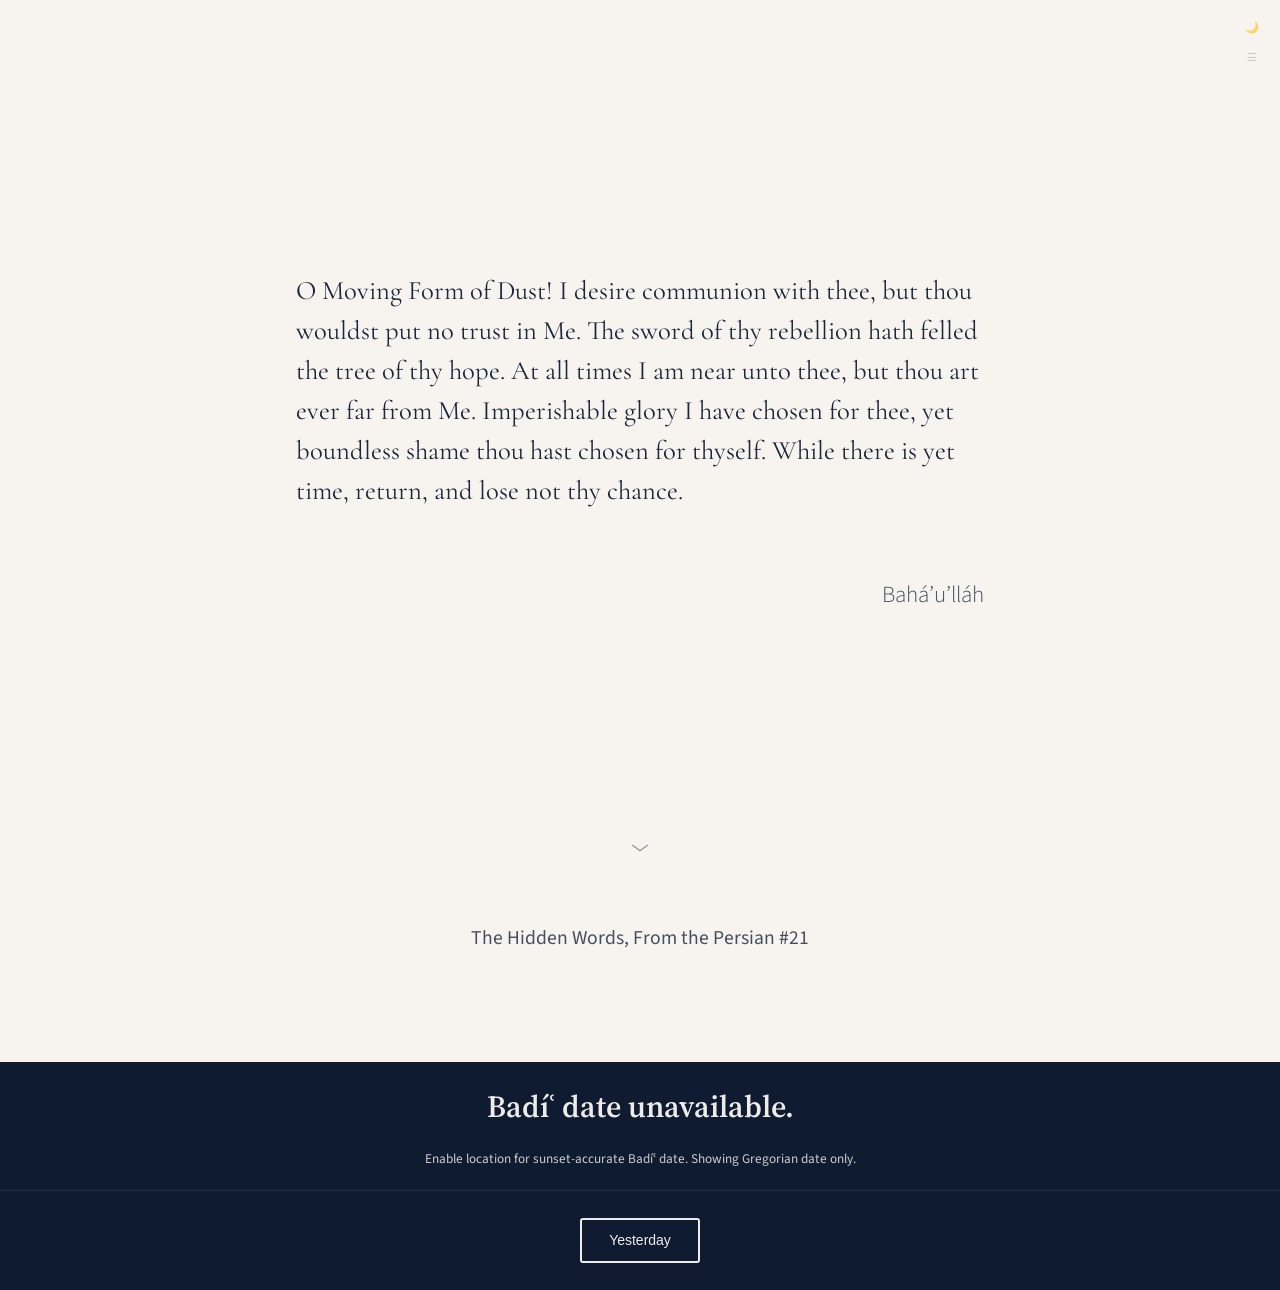
<file: index.html>
<!DOCTYPE html>
<html lang="en">
<head>
  <meta charset="UTF-8" />
  <meta name="viewport" content="width=device-width, initial-scale=1.0" />
  <title>Daily Sacred Verse</title>
  <meta
    name="description"
    content="A minimalist homepage that shares a daily verse from The Hidden Words and the current Badíʿ date."
  />
  <meta property="og:title" content="Daily Sacred Verse" />
  <meta
    property="og:description"
    content="A minimalist homepage that shares a daily verse from The Hidden Words and the current Badíʿ date."
  />
  <meta property="og:type" content="website" />

  <link rel="icon" href="img/favicon.png" type="image/png" />
  <link
    href="https://fonts.googleapis.com/css?family=Source+Sans+Pro:300,400,700|Source+Serif+Pro:400,600"
    rel="stylesheet"
  />
  <link
    href="https://fonts.googleapis.com/css2?family=Cormorant+Garamond:ital,wght@0,400;0,600;1,400&display=swap"
    rel="stylesheet"
  />
  <link rel="stylesheet" href="css/style.css" />
</head>

<body class="light-mode">
  <!-- FLOATING CHROME (top-right): theme, then source placeholder -->
  <div class="chrome-floating">
    <button id="theme-toggle-button" class="chrome-toggle" type="button" aria-label="Toggle light / dark mode">
      <span class="icon-sun">☀️</span><span class="icon-moon">🌙</span>
    </button>
    <div class="source-toggle">
      <button
        id="source-toggle-button"
        class="chrome-toggle"
        type="button"
        aria-label="Choose source"
        aria-haspopup="true"
        aria-expanded="false"
        aria-controls="source-menu"
      >☰</button>
      <div id="source-menu" class="source-menu" hidden>
        <button type="button" data-source="hidden-words" aria-current="true">The Hidden Words</button>
        <button type="button" data-source="garden-homepage-preview">Garden of Wisdom (preview)</button>
        <button type="button" data-source="words-of-the-spirit">Words of the Spirit</button>
      </div>
    </div>
  </div>

  <!-- TODAY JUMBOTRON -->
  <main class="quote-jumbotron" id="main-jumbotron">
    <div class="quote-content-wrapper">
      <h1 id="quote-text" aria-live="polite" aria-atomic="true">Loading Sacred Verse…</h1>
      <div class="attribution-line"><p id="quote-author" class="quote-author"></p></div>
      <div class="quote-actions">
        <button id="copy-button" type="button" class="button button-inline visually-hidden">Copy</button>
        <p id="copy-status" class="copy-status" role="status" aria-live="polite"></p>
      </div>
      <div class="status-row">
        <p id="status-message" class="status-message" role="status" aria-live="polite"></p>
        <button id="retry-button" type="button" class="button button-inline" hidden>Retry</button>
      </div>
    </div>
    <button
      id="scroll-down-arrow"
      class="scroll-down-arrow"
      type="button"
      aria-label="Scroll to date section"
    >
      <img src="img/downArrow-01.png" alt="Scroll to date section" />
    </button>
  </main>

  <!--  SCROLLABLE SECTION  -->
  <div id="scroll-content-start" class="scrollable-content">
    <!-- CITATION -->
    <div class="panel-citation">
      <div class="panel-content-constrained">
        <p id="quote-source-full"></p>
      </div>
    </div>

    <!-- BADÍʿ DATE  -->
    <div class="panel-buttons panel-date">
      <div class="panel-content-constrained date-layout-centered">
        <h2
          id="badiDate"
          class="badi-date-title clickable-date"
          title="Show / hide Gregorian date"
          role="button"
          tabindex="0"
        >
          Loading Badíʿ Date…
        </h2>
        <p id="gregorianDatePanel" class="date-text"></p>
        <p id="location-message" class="date-note" role="status" aria-live="polite"></p>
      </div>
    </div>

    <!-- YESTERDAY BUTTON -->
    <div class="panel-buttons panel-buttons-yesterday">
      <div class="panel-content-constrained buttons-layout-centered">
        <button
          id="yesterday-button"
          class="button"
          type="button"
          aria-expanded="false"
          aria-controls="yesterday-jumbotron-display"
        >
          Yesterday
        </button>
      </div>
    </div>

    <footer><div class="panel-content-constrained"></div></footer>
  </div>

  <!--  YESTERDAY JUMBOTRON  -->
  <section class="quote-jumbotron" id="yesterday-jumbotron-display" hidden>
    <div class="quote-content-wrapper">
      <h2 id="quote-text-yesterday" aria-live="polite" aria-atomic="true">
        Loading Sacred Verse…
      </h2>
      <div class="attribution-line"><p id="quote-author-yesterday" class="quote-author"></p></div>
      <div class="quote-actions">
        <button id="copy-button-yesterday" type="button" class="button button-inline visually-hidden">Copy</button>
        <p id="copy-status-yesterday" class="copy-status" role="status" aria-live="polite"></p>
      </div>

      <!-- ARROW THAT TOGGLES CITATION -->
      <button
        id="yesterday-arrow"
        class="toggle-citation-arrow"
        type="button"
        aria-label="Show citation"
        aria-controls="quote-source-full-yesterday"
        aria-expanded="false"
      >
        <img src="img/downArrow-01.png" alt="Toggle citation" />
      </button>

      <!-- HIDDEN CITATION -->
      <p id="quote-source-full-yesterday" class="yesterday-citation"></p>
    </div>
  </section>

  <script src="https://wondrous-badi.today/scripts/BadiDateToday.v1.js" defer></script>
  <script src="js/quote-core.js" defer></script>
  <script src="js/badi-init.js" defer></script>
  <script src="js/script.js" defer></script>
</body>
</html>
</file>
<file: css/style.css>
/*  THEME ROOTS  ---------------------------------------------------------- */
:root{
  /* Responsive typesetting contract (V1). */
  --quote-size:clamp(1.35rem,calc(1.1rem + 1vmin),2.35rem);
  --quote-leading:1.5;
  --quote-measure:clamp(43rem,45vw,80rem);
  --author-size:clamp(1.15rem,calc(.98rem + .82vmin),2.15rem);
  --hero-inline-padding:clamp(1.25rem,5vw,6rem);
  /* Light page beige from aunt-natalia dawn --color-bg (#f7f4f0); was #EFEBE9. */
  --bg-color:#f7f4f0; --text-color:#1A2639; --text-color-light:rgba(26,38,57,.8);
  --panel-buttons-bg:#0E1B30; --panel-buttons-text:#EFEBE9;
  --button-border:var(--panel-buttons-text); --button-hover-bg:rgba(239,235,233,.10);
  --button-active-bg:var(--panel-buttons-text); --button-active-text:var(--panel-buttons-bg);
  --arrow-filter:invert(0%); --theme-icon:#bbb;
}
body.dark-mode{
  --bg-color:#1A2639; --text-color:#EFEBE9; --text-color-light:rgba(239,235,233,.8);
  --panel-buttons-bg:#101825; --panel-buttons-text:#DBD7D5;
  --button-border:var(--panel-buttons-text); --button-hover-bg:rgba(219,215,213,.10);
  --button-active-text:#101825; --arrow-filter:invert(100%); --theme-icon:#888;
}

/*  RESET / FOUNDATION  --------------------------------------------------- */
*{margin:0;padding:0;box-sizing:border-box}
html{scroll-behavior:smooth}
body{
  background:var(--bg-color);color:var(--text-color);
  font-family:'Source Sans Pro',sans-serif;font-size:14px;line-height:1.6;
  transition:background .3s ease,color .3s ease;
}

/*  FLOATING CHROME (theme + source)  ------------------------------------- */
.chrome-floating{
  position:fixed;top:16px;right:16px;z-index:1000;
  display:flex;flex-direction:column;align-items:flex-end;gap:6px}
.chrome-toggle{
  background:none;border:none;font-size:.8em;opacity:.7;color:var(--theme-icon);
  border-radius:50%;padding:4px;min-width:24px;min-height:24px;cursor:pointer;line-height:1;
  transition:opacity .25s,transform .2s}
.chrome-toggle:hover{opacity:.85;transform:scale(1.1)}
.icon-sun{display:none}
body.dark-mode .icon-sun{display:inline} body.dark-mode .icon-moon{display:none}

.source-toggle{position:relative}
.source-menu{
  position:absolute;top:100%;right:0;margin-top:4px;padding:4px 0;min-width:11em;
  background:var(--bg-color);color:var(--text-color);
  border:1px solid var(--text-color-light);border-radius:3px;text-align:right}
.source-menu button{
  display:block;width:100%;background:none;border:none;color:var(--text-color);
  font:inherit;font-size:.85em;padding:6px 10px;cursor:pointer;text-align:right;
  opacity:.65}
.source-menu button:hover,
.source-menu button[aria-current="true"]{opacity:1}

/*  JUMBOTRONS  ----------------------------------------------------------- */
.quote-jumbotron{
  min-height:100vh;min-height:100dvh;display:flex;flex-direction:column;justify-content:center;align-items:center;
  padding:clamp(2rem,6vh,5rem) var(--hero-inline-padding);background:var(--bg-color)}
/* .quote-jumbotron{display:flex} otherwise beats the UA [hidden] rule (equal specificity). */
.quote-jumbotron[hidden]{display:none}
.quote-content-wrapper{width:min(88vw,var(--quote-measure));text-align:left}
#quote-text,#quote-text-yesterday{
  font-family:'Cormorant Garamond',Georgia,serif;font-size:var(--quote-size);font-weight:400;line-height:var(--quote-leading);
  font-synthesis:none;text-wrap:pretty;margin-bottom:2.5em;white-space:pre-line;cursor:pointer}
.attribution-line{text-align:right}
.quote-author{
  font-family:'Source Sans Pro',sans-serif;font-size:var(--author-size);font-weight:300;font-synthesis:none;
  color:var(--text-color-light)}
/* Copy chrome is clipped, not display:none, so keyboard/AT still reach the control. */
.visually-hidden{
  position:absolute!important;width:1px!important;height:1px!important;
  min-width:0!important;min-height:0!important;padding:0!important;margin:-1px!important;
  overflow:hidden;clip:rect(0 0 0 0);white-space:nowrap;border:0}
.quote-actions{display:flex;align-items:center;justify-content:flex-end;gap:12px;flex-wrap:wrap;margin-top:.5em}
.status-row{display:flex;align-items:center;gap:12px;flex-wrap:wrap;margin-top:8px}
.status-message,.copy-status{font-size:.95em;color:var(--text-color-light)}
.copy-status{margin:0;min-height:0}
.quote-jumbotron .button-inline{min-width:auto;padding:.5em 1em;color:var(--text-color);border-color:var(--text-color)}

/*  ↓ MAIN SCROLL ARROW – now left-justified  */
.scroll-down-arrow{
  position:absolute;bottom:5vh;left:50%;transform:translateX(-50%);
  opacity:.5;cursor:pointer;transition:opacity .25s;
  background:none;border:none;padding:0}
.scroll-down-arrow img{width:24px;height:auto;filter:var(--arrow-filter)}
.scroll-down-arrow:hover{opacity:.8}

/*  PANELS ---------------------------------------------------------------- */
.panel-content-constrained{max-width:700px;margin:0 auto;padding:0 20px}
.panel-citation{padding:2.5vh 0 12vh;text-align:center}
#quote-source-full{
  font-family:'Source Sans Pro',sans-serif;font-size:1.4em;font-weight:400;color:var(--text-color-light)}

.panel-buttons{background:var(--panel-buttons-bg);color:var(--panel-buttons-text);text-align:center}
.panel-date{border-bottom:1px solid rgba(255,255,255,.08);padding:20px 0}
.panel-buttons-yesterday{padding:27px 0}
.buttons-layout-centered{display:flex;justify-content:center}

.button{
  border:2px solid var(--button-border);background:transparent;color:var(--panel-buttons-text);
  padding:.9em 1.4em;font-size:1em;border-radius:3px;min-width:120px;
  transition:background .25s,color .25s;font-weight:400;text-decoration:none;cursor:pointer}
.button:disabled{opacity:.6;cursor:not-allowed}
.button:hover{background:var(--button-hover-bg)}
.button-active{background:var(--button-active-bg);color:var(--button-active-text)}

.badi-date-title{font-family:'Source Serif Pro',serif;font-size:2.2em;font-weight:600;
  margin-bottom:.3em;cursor:pointer}
.date-text{font-size:1em;opacity:0;max-height:0;overflow:hidden;
  transition:opacity .3s,max-height .3s;color:var(--panel-buttons-text)}
.date-text.visible{opacity:.85;max-height:3em}
.date-note{font-size:.95em;color:var(--panel-buttons-text);opacity:.85;margin-top:.6em}

/*  YESTERDAY ARROW & CITATION ------------------------------------------- */
.toggle-citation-arrow{
  display:block;margin:12vh 0 0;opacity:.5;cursor:pointer;transition:opacity .25s;
  background:none;border:none;padding:0}
  /* left-justified by default (inside left-aligned content) */
.toggle-citation-arrow img{width:24px;height:auto;filter:var(--arrow-filter)}
.toggle-citation-arrow:hover{opacity:.8}

.yesterday-citation{
  font-family:'Source Sans Pro',sans-serif;font-size:1.4em;font-weight:400;color:var(--text-color-light);
  text-align:center;margin:7.5vh auto 12vh;opacity:0;max-height:0;overflow:hidden;
  transition:opacity .3s,max-height .3s}
.yesterday-citation.visible{opacity:.9;max-height:5em}

/*  FOCUS STYLES  --------------------------------------------------------- */
.button:focus-visible,
.scroll-down-arrow:focus-visible,
.toggle-citation-arrow:focus-visible,
.chrome-toggle:focus-visible,
.source-menu button:focus-visible{
  outline:2px solid currentColor;outline-offset:3px}

/*  REDUCED MOTION  ------------------------------------------------------- */
@media (prefers-reduced-motion: reduce){
  html{scroll-behavior:auto}
  body{transition:none}
  .scroll-down-arrow,
  .toggle-citation-arrow,
  .chrome-toggle,
  .button,
  .date-text,
  .yesterday-citation{transition:none}
}

/*  MOBILE  --------------------------------------------------------------- */
@media(max-width:768px){
  .panel-date{padding:15px 0}
  .panel-buttons-yesterday{padding:22px 0}
}
@media(max-width:480px){
  .buttons-layout-centered{flex-direction:column;gap:10px}
  .panel-date{padding:12px 0}
  .panel-buttons-yesterday{padding:18px 0}
}
</file>
